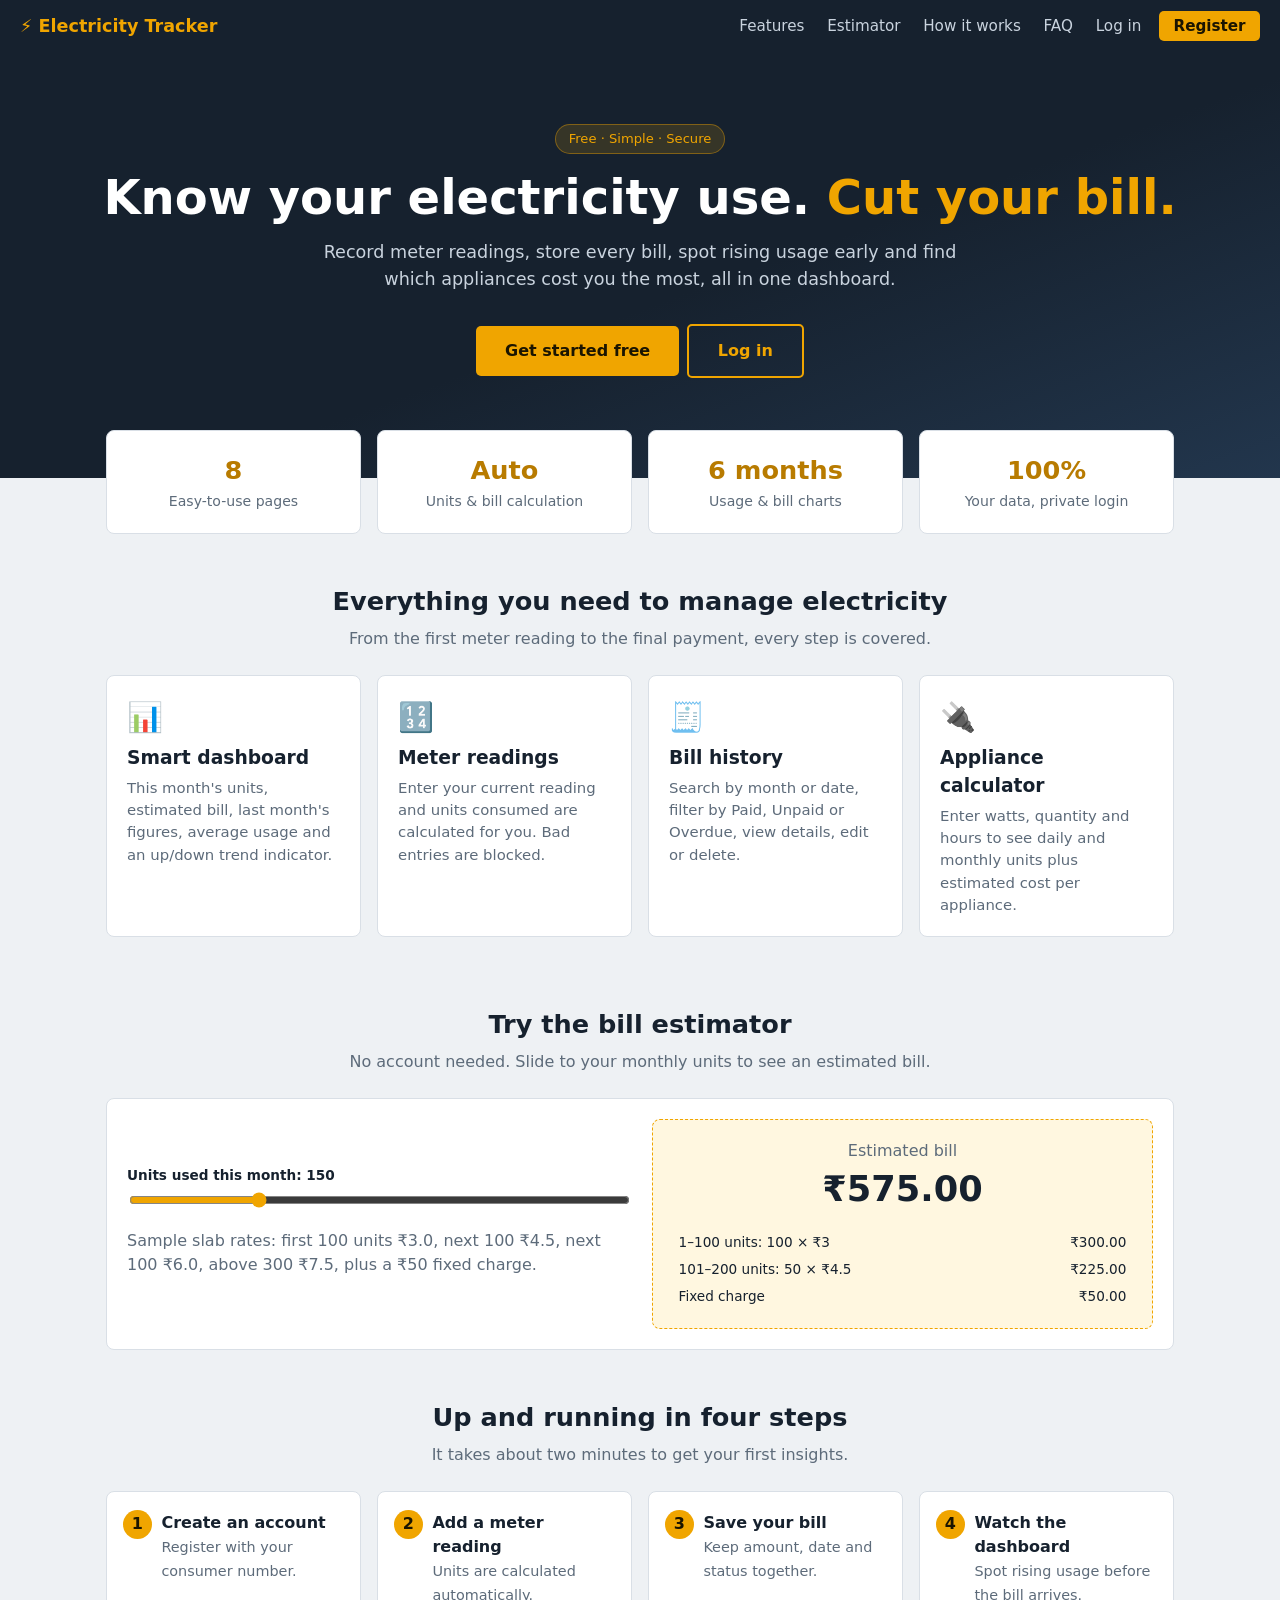
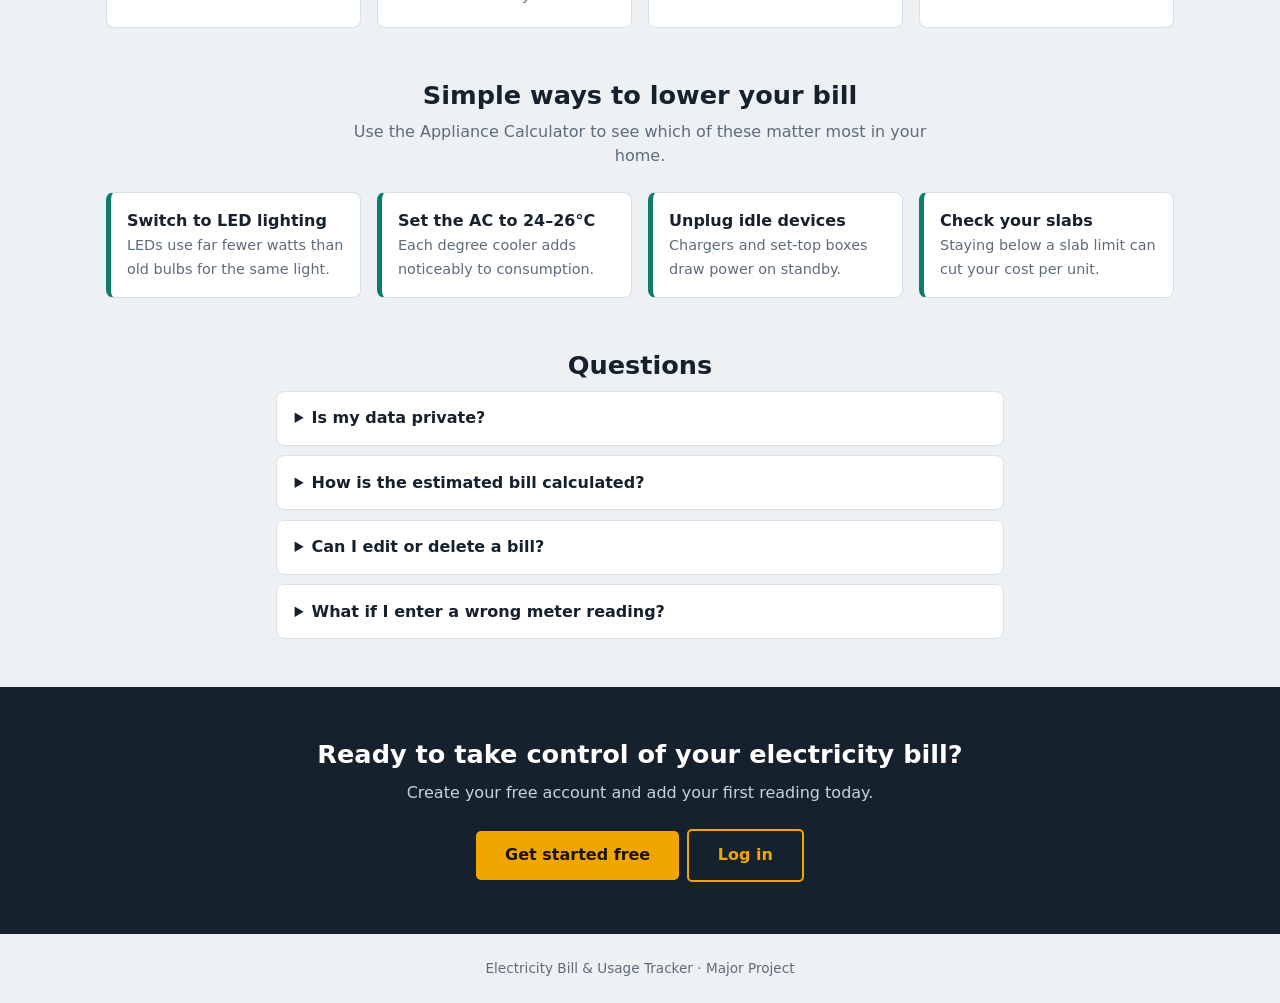
<file: index.html>
<!DOCTYPE html>
<html lang="en">
<head>
<meta charset="UTF-8">
<meta name="viewport" content="width=device-width,initial-scale=1">
<title>Electricity Bill & Usage Tracker</title>
<meta name="description" content="Track meter readings, bills and appliance usage. Estimate your electricity bill instantly.">
<link rel="stylesheet" href="css/style.css">
<style>
  html{scroll-behavior:smooth}
  .top{position:sticky;top:0;z-index:10;background:var(--ink);display:flex;align-items:center;justify-content:space-between;padding:.8rem 1.25rem;flex-wrap:wrap;gap:.5rem}
  .top .brand{color:var(--amber);font-weight:700;font-size:1.1rem;text-decoration:none}
  .top nav-links a{color:#c9d3de}
  .menu a{color:#c9d3de;text-decoration:none;margin-left:1.1rem;font-size:.95rem}
  .menu a:hover{color:#fff}
  .menu a.pill{background:var(--amber);color:#1b1500;padding:.4rem .9rem;border-radius:5px;font-weight:700}
  .menu a.pill:hover{background:var(--amber-dark);color:#fff}

  .hero{background:linear-gradient(160deg,#16212e 55%,#22364d);color:#fff;text-align:center;padding:4.5rem 1rem 6rem}
  .hero .tag{display:inline-block;background:rgba(240,165,0,.15);color:var(--amber);border:1px solid rgba(240,165,0,.4);padding:.25rem .8rem;border-radius:99px;font-size:.82rem;margin-bottom:1rem}
  .hero h1{font-size:clamp(1.9rem,5vw,3rem);margin:0 0 .9rem;line-height:1.15}
  .hero h1 span{color:var(--amber)}
  .hero p{max-width:640px;margin:0 auto 1.75rem;color:#c9d3de;font-size:1.1rem}
  .hero .btn{display:inline-block;text-decoration:none;margin:.25rem;padding:.8rem 1.8rem}
  .hero .btn.outline{background:transparent;border:2px solid var(--amber);color:var(--amber)}
  .hero .btn.outline:hover{background:var(--amber);color:#1b1500}

  .wrap{max-width:1100px;margin:0 auto;padding:0 1rem}
  .stats{margin-top:-3rem}
  .stats .grid{grid-template-columns:repeat(auto-fit,minmax(180px,1fr))}
  .stats .card{text-align:center;margin:0}
  .stats b{display:block;font-size:1.6rem;color:var(--amber-dark)}
  .stats span{color:var(--muted);font-size:.88rem}

  section.block{margin:3rem auto}
  section.block > .wrap > h2.title{font-size:1.6rem;text-align:center;margin-bottom:.4rem}
  .sub{text-align:center;color:var(--muted);margin:0 auto 1.5rem;max-width:600px}
  .feature .icon{font-size:1.8rem}
  .feature h3{margin:.3rem 0}
  .feature p{margin:0;color:var(--muted);font-size:.93rem}

  .steps{display:grid;gap:1rem;grid-template-columns:repeat(auto-fit,minmax(220px,1fr));counter-reset:s}
  .step{background:var(--card);border:1px solid var(--line);border-radius:8px;padding:1.2rem 1.2rem 1.2rem 3.4rem;position:relative}
  .step::before{counter-increment:s;content:counter(s);position:absolute;left:1rem;top:1.1rem;width:1.8rem;height:1.8rem;border-radius:50%;background:var(--amber);color:#1b1500;font-weight:700;display:grid;place-items:center}
  .step b{display:block}.step span{color:var(--muted);font-size:.9rem}

  .est{display:grid;gap:1.5rem;grid-template-columns:repeat(auto-fit,minmax(280px,1fr));align-items:center}
  .est input[type=range]{padding:0;accent-color:var(--amber)}
  .est-result{background:#fff7e0;border:1px dashed var(--amber);border-radius:8px;padding:1.2rem;text-align:center}
  .est-result .big{font-size:2.2rem;font-weight:700}
  .est-result table{margin-top:.8rem;font-size:.85rem}
  .est-result td{border:0;padding:.2rem .4rem}
  .est-result td:last-child{text-align:right}

  .tips{display:grid;gap:1rem;grid-template-columns:repeat(auto-fit,minmax(230px,1fr))}
  .tip{background:var(--card);border-left:5px solid var(--teal);border-radius:8px;padding:1rem;border-top:1px solid var(--line);border-right:1px solid var(--line);border-bottom:1px solid var(--line)}
  .tip b{display:block}.tip span{color:var(--muted);font-size:.9rem}

  details{background:var(--card);border:1px solid var(--line);border-radius:8px;padding:.9rem 1.1rem;margin-bottom:.6rem}
  summary{cursor:pointer;font-weight:600}
  details p{margin:.6rem 0 0;color:var(--muted)}

  .cta-band{background:var(--ink);color:#fff;text-align:center;padding:3rem 1rem}
  .cta-band h2{margin:0 0 .5rem;font-size:1.6rem}
  .cta-band p{color:#c9d3de;margin:0 0 1.2rem}
  .cta-band .btn{display:inline-block;text-decoration:none;margin:.25rem;padding:.8rem 1.8rem}
  footer{text-align:center;color:var(--muted);padding:1.5rem 1rem;font-size:.85rem}
</style>
</head>
<body>

<header class="top">
  <a class="brand" href="index.html">⚡ Electricity Tracker</a>
  <div class="menu">
    <a href="#features">Features</a>
    <a href="#estimator">Estimator</a>
    <a href="#how">How it works</a>
    <a href="#faq">FAQ</a>
    <span id="topLinks"></span>
  </div>
</header>

<section class="hero">
  <span class="tag">Free &middot; Simple &middot; Secure</span>
  <h1>Know your electricity use. <span>Cut your bill.</span></h1>
  <p>Record meter readings, store every bill, spot rising usage early and find which appliances cost you the most, all in one dashboard.</p>
  <div class="cta"></div>
</section>

<div class="wrap stats">
  <div class="grid">
    <div class="card"><b>8</b><span>Easy-to-use pages</span></div>
    <div class="card"><b>Auto</b><span>Units &amp; bill calculation</span></div>
    <div class="card"><b>6 months</b><span>Usage &amp; bill charts</span></div>
    <div class="card"><b>100%</b><span>Your data, private login</span></div>
  </div>
</div>

<section class="block" id="features"><div class="wrap">
  <h2 class="title">Everything you need to manage electricity</h2>
  <p class="sub">From the first meter reading to the final payment, every step is covered.</p>
  <div class="grid">
    <div class="card feature"><div class="icon">📊</div><h3>Smart dashboard</h3><p>This month's units, estimated bill, last month's figures, average usage and an up/down trend indicator.</p></div>
    <div class="card feature"><div class="icon">🔢</div><h3>Meter readings</h3><p>Enter your current reading and units consumed are calculated for you. Bad entries are blocked.</p></div>
    <div class="card feature"><div class="icon">🧾</div><h3>Bill history</h3><p>Search by month or date, filter by Paid, Unpaid or Overdue, view details, edit or delete.</p></div>
    <div class="card feature"><div class="icon">🔌</div><h3>Appliance calculator</h3><p>Enter watts, quantity and hours to see daily and monthly units plus estimated cost per appliance.</p></div>
  </div>
</div></section>

<section class="block" id="estimator"><div class="wrap">
  <h2 class="title">Try the bill estimator</h2>
  <p class="sub">No account needed. Slide to your monthly units to see an estimated bill.</p>
  <div class="card est">
    <div>
      <label for="units">Units used this month: <b id="uVal">150</b></label>
      <input type="range" id="units" min="0" max="600" step="5" value="150">
      <p class="muted" style="margin-top:.8rem">Sample slab rates: first 100 units ₹3.0, next 100 ₹4.5, next 100 ₹6.0, above 300 ₹7.5, plus a ₹50 fixed charge.</p>
    </div>
    <div class="est-result">
      <div class="muted">Estimated bill</div>
      <div class="big" id="estTotal">₹0.00</div>
      <table><tbody id="estRows"></tbody></table>
    </div>
  </div>
</div></section>

<section class="block" id="how"><div class="wrap">
  <h2 class="title">Up and running in four steps</h2>
  <p class="sub">It takes about two minutes to get your first insights.</p>
  <div class="steps">
    <div class="step"><b>Create an account</b><span>Register with your consumer number.</span></div>
    <div class="step"><b>Add a meter reading</b><span>Units are calculated automatically.</span></div>
    <div class="step"><b>Save your bill</b><span>Keep amount, date and status together.</span></div>
    <div class="step"><b>Watch the dashboard</b><span>Spot rising usage before the bill arrives.</span></div>
  </div>
</div></section>

<section class="block"><div class="wrap">
  <h2 class="title">Simple ways to lower your bill</h2>
  <p class="sub">Use the Appliance Calculator to see which of these matter most in your home.</p>
  <div class="tips">
    <div class="tip"><b>Switch to LED lighting</b><span>LEDs use far fewer watts than old bulbs for the same light.</span></div>
    <div class="tip"><b>Set the AC to 24–26°C</b><span>Each degree cooler adds noticeably to consumption.</span></div>
    <div class="tip"><b>Unplug idle devices</b><span>Chargers and set-top boxes draw power on standby.</span></div>
    <div class="tip"><b>Check your slabs</b><span>Staying below a slab limit can cut your cost per unit.</span></div>
  </div>
</div></section>

<section class="block" id="faq"><div class="wrap" style="max-width:760px">
  <h2 class="title">Questions</h2>
  <details><summary>Is my data private?</summary><p>Yes. You log in with your own account, and passwords are stored encrypted. You only see your own readings, bills and appliances.</p></details>
  <details><summary>How is the estimated bill calculated?</summary><p>Your units are split across tariff slabs, each with its own rate, and a fixed charge is added. The slabs are configurable to match your electricity board.</p></details>
  <details><summary>Can I edit or delete a bill?</summary><p>Yes. Open Bill History, then use View, Edit or Delete on any bill.</p></details>
  <details><summary>What if I enter a wrong meter reading?</summary><p>The app checks that readings are positive and that the current reading is not lower than the previous one, and shows a clear message if not.</p></details>
</div></section>

<section class="cta-band">
  <h2>Ready to take control of your electricity bill?</h2>
  <p>Create your free account and add your first reading today.</p>
  <div class="cta"></div>
</section>

<footer>Electricity Bill &amp; Usage Tracker &middot; Major Project</footer>

<script>
  // ---- Show buttons depending on login state ----
  const loggedIn = !!localStorage.getItem("token");
  document.getElementById("topLinks").innerHTML = loggedIn
    ? '<a class="pill" href="dashboard.html">Dashboard</a>'
    : '<a href="login.html">Log in</a><a class="pill" href="register.html">Register</a>';
  document.querySelectorAll(".cta").forEach(el => el.innerHTML = loggedIn
    ? '<a class="btn" href="dashboard.html">Go to Dashboard</a>'
    : '<a class="btn" href="register.html">Get started free</a><a class="btn outline" href="login.html" style="background:transparent;border:2px solid var(--amber);color:var(--amber)">Log in</a>');

  // ---- Bill estimator (same slabs as backend TariffService) ----
  const SLABS = [[100, 3.0], [100, 4.5], [100, 6.0], [Infinity, 7.5]], FIXED = 50;
  const inr = n => "₹" + n.toLocaleString("en-IN", { minimumFractionDigits: 2, maximumFractionDigits: 2 });
  function estimate() {
    const u = +units.value; uVal.textContent = u;
    let left = u, total = 0, rows = "", from = 0;
    SLABS.forEach(([size, rate]) => {
      const used = Math.min(left, size);
      if (used > 0) {
        rows += `<tr><td>${from + 1}–${size === Infinity ? "above" : from + size} units: ${used} × ₹${rate}</td><td>${inr(used * rate)}</td></tr>`;
        total += used * rate; left -= used;
      }
      from += size;
    });
    if (u > 0) { rows += `<tr><td>Fixed charge</td><td>${inr(FIXED)}</td></tr>`; total += FIXED; }
    estTotal.textContent = inr(total);
    estRows.innerHTML = rows || '<tr><td colspan="2" class="muted">Move the slider</td></tr>';
  }
  units.addEventListener("input", estimate); estimate();
</script>
</body>
</html>
</file>
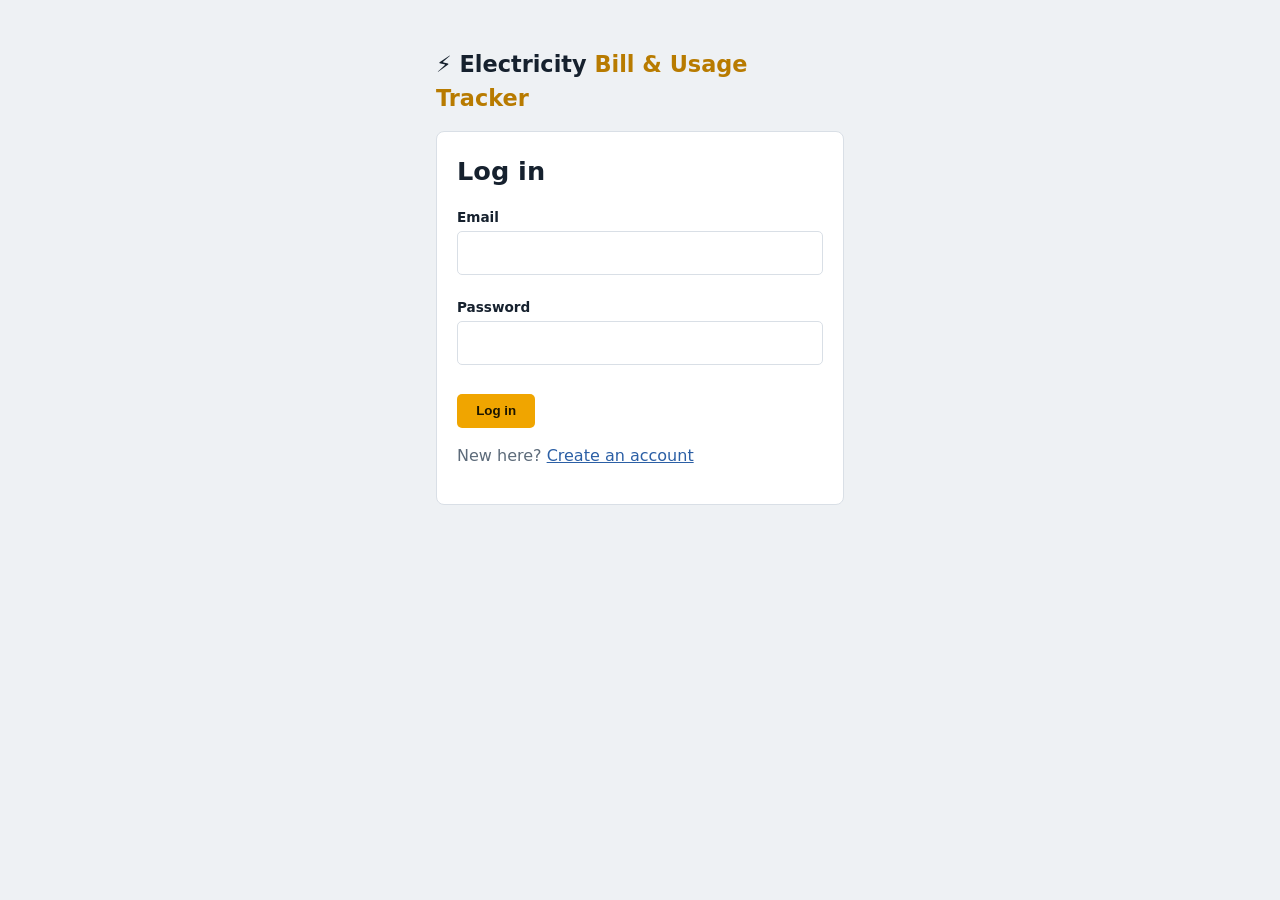
<file: add-bill.html>
<!DOCTYPE html><html lang="en"><head><meta charset="UTF-8"><meta name="viewport" content="width=device-width,initial-scale=1">
<title>Add Bill | Electricity Tracker</title><link rel="stylesheet" href="css/style.css"></head><body>
<div id="nav"></div><main class="container">
<h1 id="title">Add Bill</h1><div id="msg" class="msg"></div>
<div class="card"><form id="f" novalidate>
 <div class="row">
  <div><label>Consumer number</label><input id="consumer" readonly></div>
  <div><label>Bill date</label><input name="billDate" type="date"><div class="field-error" data-err="billDate"></div></div>
  <div><label>Bill status</label><select name="status"><option value="UNPAID">Unpaid</option><option value="PAID">Paid</option><option value="OVERDUE">Overdue</option></select><div class="field-error" data-err="status"></div></div>
 </div>
 <div class="row">
  <div><label>Previous reading</label><input name="previousReading" type="number" step="0.01" min="0"><div class="field-error" data-err="previousReading"></div></div>
  <div><label>Current reading</label><input name="currentReading" type="number" step="0.01" min="0"><div class="field-error" data-err="currentReading"></div></div>
  <div><label>Units consumed</label><input id="units" readonly value="0"></div>
  <div><label>Bill amount (₹)</label><input name="billAmount" type="number" step="0.01" min="0"><div class="field-error" data-err="billAmount"></div></div>
 </div>
 <button class="btn" type="submit" id="saveBtn">Save bill</button>
 <a class="btn ghost" style="display:inline-block;text-decoration:none;padding:.6rem 1.2rem" href="history.html">Cancel</a>
</form></div></main>
<script src="js/app.js"></script>
<script>
requireAuth(); renderNav("add-bill");
const f = document.getElementById("f");
const editId = new URLSearchParams(location.search).get("id");
const calc = () => { const u = Number(f.currentReading.value) - Number(f.previousReading.value); units.value = (f.currentReading.value !== "" && u >= 0) ? u.toFixed(2) : (u < 0 ? "Invalid" : "0"); };
f.currentReading.addEventListener("input", calc); f.previousReading.addEventListener("input", calc);

(async () => {
  try {
    const me = await api("/profile"); consumer.value = me.consumerNumber || "";
    if (editId) {
      title.textContent = "Edit Bill"; saveBtn.textContent = "Update bill";
      const b = await api("/bills/" + editId);
      ["previousReading", "currentReading", "billAmount", "billDate", "status"].forEach(k => f[k].value = b[k]);
    } else {
      f.billDate.value = today();
      f.previousReading.value = (await api("/meter/latest")).previousReading;
    }
    calc();
  } catch (e) { showMsg(e.message, false); }
})();

f.addEventListener("submit", async e => {
  e.preventDefault();
  const data = validate(f, {
    previousReading: [R.nonNegative("Previous reading")],
    currentReading: [R.required("Current reading"), R.positive("Current reading"), R.notLower("previousReading", "currentReading")],
    billAmount: [R.required("Bill amount"), R.positive("Bill amount")],
    billDate: [R.required("Bill date")], status: [R.required("Status")]
  });
  if (!data) return;
  const body = { previousReading: +data.previousReading, currentReading: +data.currentReading, billAmount: +data.billAmount, billDate: data.billDate, status: data.status };
  try {
    await api(editId ? "/bills/" + editId : "/bills", editId ? "PUT" : "POST", body);
    showMsg(editId ? "Bill updated" : "Bill saved");
    setTimeout(() => location.href = "history.html", 900);
  } catch (err) { showErrors(err, f); }
});
</script></body></html>
</file>
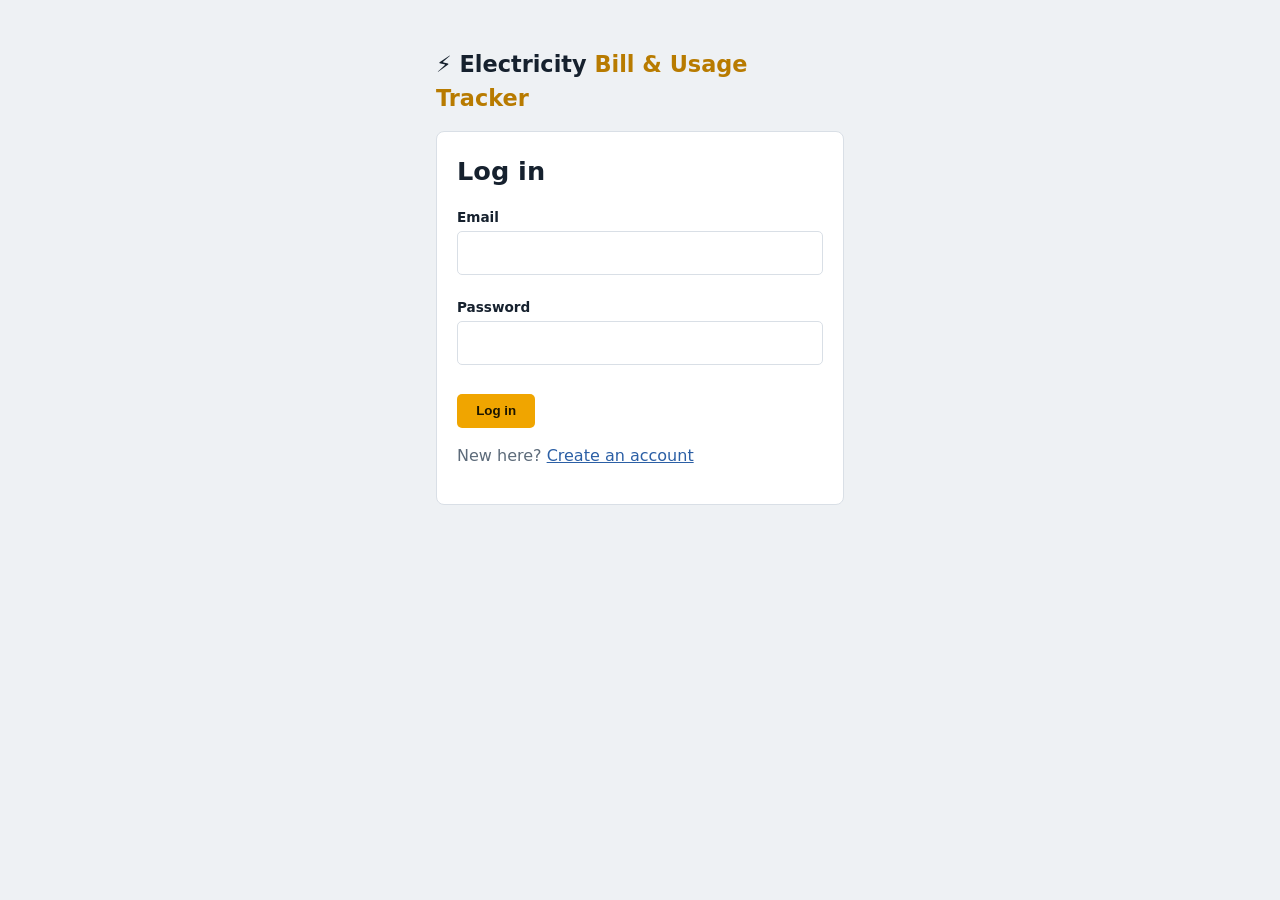
<file: appliances.html>
<!DOCTYPE html><html lang="en"><head><meta charset="UTF-8"><meta name="viewport" content="width=device-width,initial-scale=1">
<title>Appliance Calculator | Electricity Tracker</title><link rel="stylesheet" href="css/style.css"></head><body>
<div id="nav"></div><main class="container">
<h1>Appliance Calculator</h1><div id="msg" class="msg"></div>
<div class="card"><form id="f" novalidate>
 <div class="row">
  <div><label>Appliance name</label><input name="applianceName" placeholder="e.g. Ceiling fan"><div class="field-error" data-err="applianceName"></div></div>
  <div><label>Power (watts)</label><input name="wattage" type="number" step="0.1" min="0"><div class="field-error" data-err="wattage"></div></div>
  <div><label>Quantity</label><input name="quantity" type="number" step="1" min="1" value="1"><div class="field-error" data-err="quantity"></div></div>
  <div><label>Hours used per day</label><input name="hoursPerDay" type="number" step="0.1" min="0" max="24"><div class="field-error" data-err="hoursPerDay"></div></div>
  <div><label>Number of days (per month)</label><input name="daysPerMonth" type="number" step="1" min="1" max="31" value="30"><div class="field-error" data-err="daysPerMonth"></div></div>
 </div>
 <div class="preview"><span>Daily: <b id="pDaily">0</b> units</span><span>Monthly: <b id="pMonthly">0</b> units</span><span>Estimated cost: <b id="pCost">₹0.00</b></span></div>
 <button class="btn" type="submit">Add appliance</button>
</form></div>
<div class="card"><h2>Your appliances</h2><div class="table-wrap"><table>
 <thead><tr><th>Appliance</th><th>Watts</th><th>Qty</th><th>Hours/day</th><th>Days</th><th>Daily units</th><th>Monthly units</th><th>Est. cost</th><th></th></tr></thead>
 <tbody id="rows"></tbody>
 <tfoot><tr><td colspan="5">Total estimated consumption</td><td id="tDaily"></td><td id="tMonthly"></td><td id="tCost"></td><td></td></tr></tfoot>
</table></div><p class="muted" id="rateNote"></p></div>
</main>
<script src="js/app.js"></script>
<script>
requireAuth(); renderNav("appliances");
const f = document.getElementById("f"); let rate = 6;
function preview() {
  const w = +f.wattage.value, q = +f.quantity.value, h = +f.hoursPerDay.value, d = +f.daysPerMonth.value;
  const daily = w * q * h / 1000, monthly = daily * d;
  pDaily.textContent = daily.toFixed(2); pMonthly.textContent = monthly.toFixed(2); pCost.textContent = money(monthly * rate);
}
["wattage", "quantity", "hoursPerDay", "daysPerMonth"].forEach(n => f[n].addEventListener("input", preview));

async function load() {
  try {
    const [list, s] = await Promise.all([api("/appliances"), api("/appliances/summary")]);
    rate = s.ratePerUnit; rateNote.textContent = "Cost is estimated at ₹" + rate + " per unit."; preview();
    rows.innerHTML = list.length ? list.map(a => `<tr><td>${esc(a.applianceName)}</td><td>${num(a.wattage)}</td><td>${a.quantity}</td><td>${num(a.hoursPerDay)}</td><td>${a.daysPerMonth}</td>
      <td>${num(a.dailyUnits)}</td><td>${num(a.monthlyUnits)}</td><td>${money(a.estimatedCost)}</td>
      <td><button class="btn small danger" onclick="del(${a.id})">Delete</button></td></tr>`).join("")
      : `<tr><td colspan="9" class="muted">No appliances yet. Add one above to see your estimated usage.</td></tr>`;
    tDaily.textContent = num(s.totalDailyUnits); tMonthly.textContent = num(s.totalMonthlyUnits); tCost.textContent = money(s.totalEstimatedCost);
  } catch (e) { showMsg(e.message, false); }
}
async function del(id) {
  if (!confirm("Remove this appliance?")) return;
  try { await api("/appliances/" + id, "DELETE"); load(); } catch (e) { showMsg(e.message, false); }
}
f.addEventListener("submit", async e => {
  e.preventDefault();
  const data = validate(f, {
    applianceName: [R.required("Appliance name")], wattage: [R.positive("Wattage")], quantity: [R.positive("Quantity")],
    hoursPerDay: [R.positive("Hours per day"), R.max(24, "Hours per day")], daysPerMonth: [R.positive("Number of days"), R.max(31, "Number of days")]
  });
  if (!data) return;
  try {
    await api("/appliances", "POST", { applianceName: data.applianceName.trim(), wattage: +data.wattage, quantity: +data.quantity, hoursPerDay: +data.hoursPerDay, daysPerMonth: +data.daysPerMonth });
    showMsg("Appliance added"); f.applianceName.value = f.wattage.value = f.hoursPerDay.value = ""; f.quantity.value = 1; preview(); load();
  } catch (err) { showErrors(err, f); }
});
load();
</script></body></html>
</file>
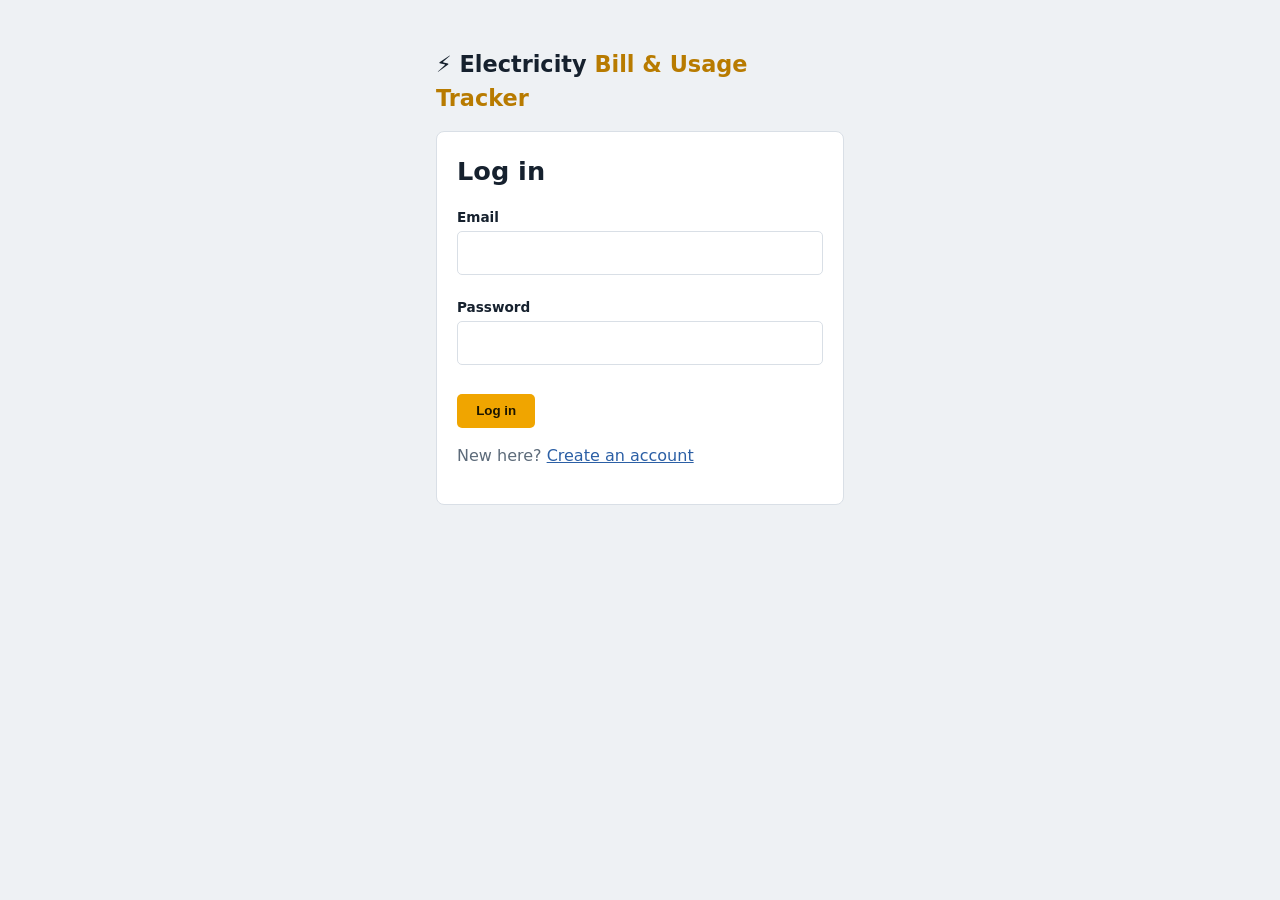
<file: history.html>
<!DOCTYPE html><html lang="en"><head><meta charset="UTF-8"><meta name="viewport" content="width=device-width,initial-scale=1">
<title>Bill History | Electricity Tracker</title><link rel="stylesheet" href="css/style.css"></head><body>
<div id="nav"></div><main class="container">
<h1>Bill History</h1><div id="msg" class="msg"></div>
<div class="card"><div class="filters">
 <div><label>Month</label><input type="month" id="month"></div>
 <div><label>From date</label><input type="date" id="from"></div>
 <div><label>To date</label><input type="date" id="to"></div>
 <div><label>Status</label><select id="status"><option value="">All</option><option>PAID</option><option>UNPAID</option><option>OVERDUE</option></select></div>
 <div><button class="btn" onclick="load()">Search</button> <button class="btn ghost" onclick="resetFilters()">Reset</button></div>
</div></div>
<div class="card"><div class="table-wrap"><table>
 <thead><tr><th>Date</th><th>Previous</th><th>Current</th><th>Units</th><th>Amount</th><th>Status</th><th>Actions</th></tr></thead>
 <tbody id="rows"></tbody>
 <tfoot><tr><td colspan="3">Total (shown bills)</td><td id="tUnits"></td><td id="tAmt"></td><td colspan="2"></td></tr></tfoot>
</table></div></div>
</main>
<dialog id="dlg"><h2>Bill details</h2><dl id="details"></dl><button class="btn ghost" onclick="dlg.close()">Close</button></dialog>
<script src="js/app.js"></script>
<script>
requireAuth(); renderNav("history");
let bills = [], consumerNo = "";
async function load() {
  const q = new URLSearchParams();
  [["month", month.value], ["from", from.value], ["to", to.value], ["status", status.value]].forEach(([k, v]) => v && q.set(k, v));
  try {
    bills = await api("/bills?" + q);
    rows.innerHTML = bills.length ? bills.map(b => `<tr><td>${b.billDate}</td><td>${num(b.previousReading)}</td><td>${num(b.currentReading)}</td>
      <td>${num(b.unitsConsumed)}</td><td>${money(b.billAmount)}</td><td><span class="badge ${esc(b.status)}">${esc(b.status)}</span></td>
      <td><button class="btn small ghost" onclick="view(${b.id})">View</button><a class="btn small" style="text-decoration:none;display:inline-block" href="add-bill.html?id=${b.id}">Edit</a>
      <button class="btn small danger" onclick="del(${b.id})">Delete</button></td></tr>`).join("")
      : `<tr><td colspan="7" class="muted">No bills found. Add a bill or clear the filters.</td></tr>`;
    tUnits.textContent = num(bills.reduce((s, b) => s + b.unitsConsumed, 0));
    tAmt.textContent = money(bills.reduce((s, b) => s + b.billAmount, 0));
  } catch (e) { showMsg(e.message, false); }
}
function resetFilters() { month.value = from.value = to.value = status.value = ""; load(); }
function view(id) {
  const b = bills.find(x => x.id === id);
  details.innerHTML = `<dt>Consumer no.</dt><dd>${esc(consumerNo)}</dd><dt>Bill date</dt><dd>${b.billDate}</dd>
   <dt>Previous reading</dt><dd>${num(b.previousReading)}</dd><dt>Current reading</dt><dd>${num(b.currentReading)}</dd>
   <dt>Units consumed</dt><dd>${num(b.unitsConsumed)}</dd><dt>Bill amount</dt><dd>${money(b.billAmount)}</dd><dt>Status</dt><dd>${esc(b.status)}</dd>`;
  dlg.showModal();
}
async function del(id) {
  if (!confirm("Delete this bill? This cannot be undone.")) return;
  try { await api("/bills/" + id, "DELETE"); showMsg("Bill deleted"); load(); } catch (e) { showMsg(e.message, false); }
}
api("/profile").then(u => consumerNo = u.consumerNumber).catch(() => {});
load();
</script></body></html>
</file>
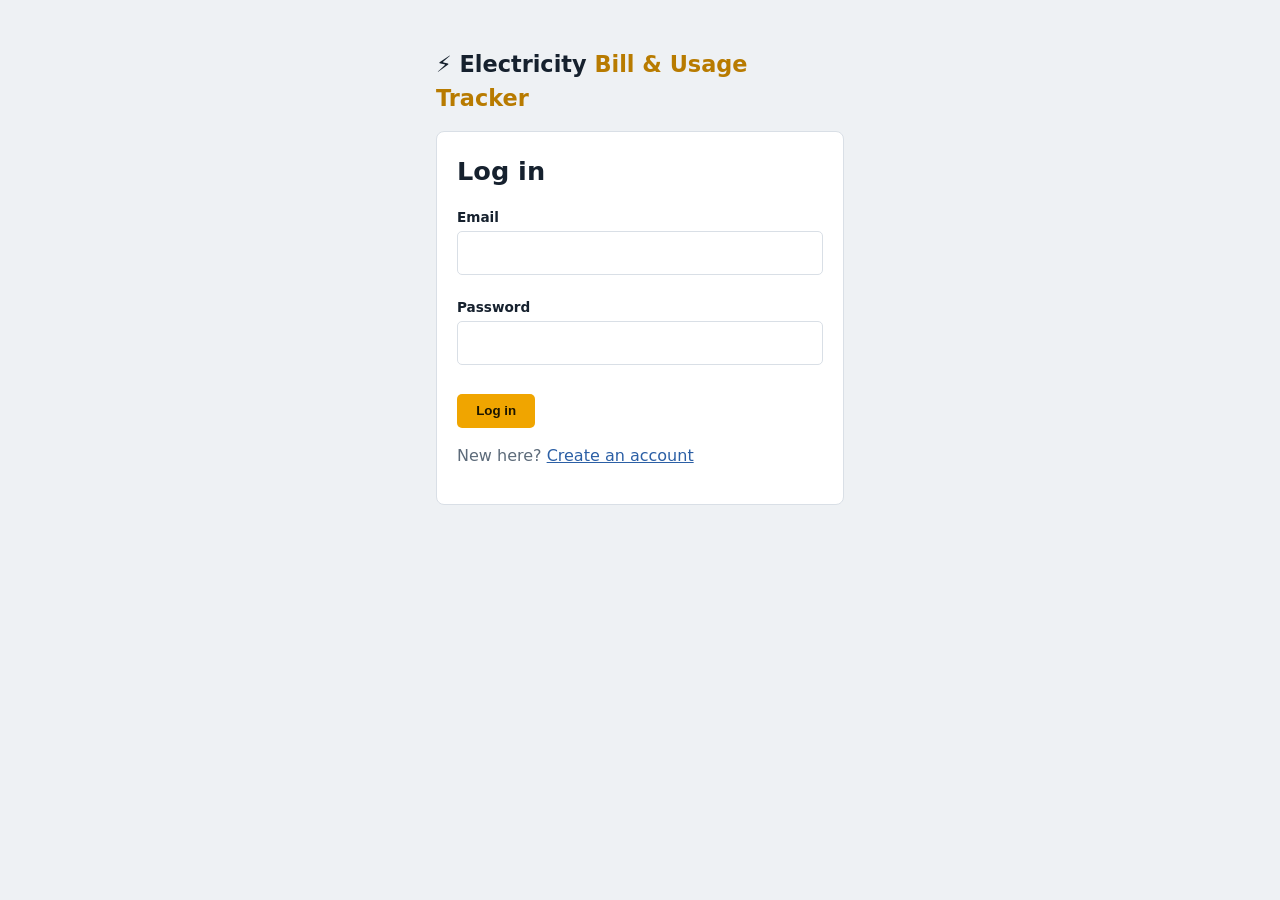
<file: login.html>
<!DOCTYPE html><html lang="en"><head><meta charset="UTF-8"><meta name="viewport" content="width=device-width,initial-scale=1">
<title>Login | Electricity Tracker</title><link rel="stylesheet" href="css/style.css"></head><body>
<div class="auth-wrap"><div class="brand">⚡ Electricity <span>Bill &amp; Usage Tracker</span></div>
<div class="card"><h1>Log in</h1><div id="msg" class="msg"></div>
<form id="f" novalidate>
 <label>Email</label><input name="email" type="email" autocomplete="email"><div class="field-error" data-err="email"></div>
 <label>Password</label><input name="password" type="password" autocomplete="current-password"><div class="field-error" data-err="password"></div>
 <button class="btn" type="submit">Log in</button>
</form><p class="muted">New here? <a href="register.html">Create an account</a></p></div></div>
<script src="js/app.js"></script>
<script>
if (getToken()) location.href = "dashboard.html";
const f = document.getElementById("f");
f.addEventListener("submit", async e => {
  e.preventDefault();
  const data = validate(f, { email: [R.required("Email"), R.email], password: [R.required("Password")] });
  if (!data) return;
  try {
    const r = await api("/auth/login", "POST", data);
    localStorage.setItem("token", r.token); localStorage.setItem("user", JSON.stringify(r.user));
    location.href = "dashboard.html";
  } catch (err) { showErrors(err, f); }
});
</script></body></html>
</file>
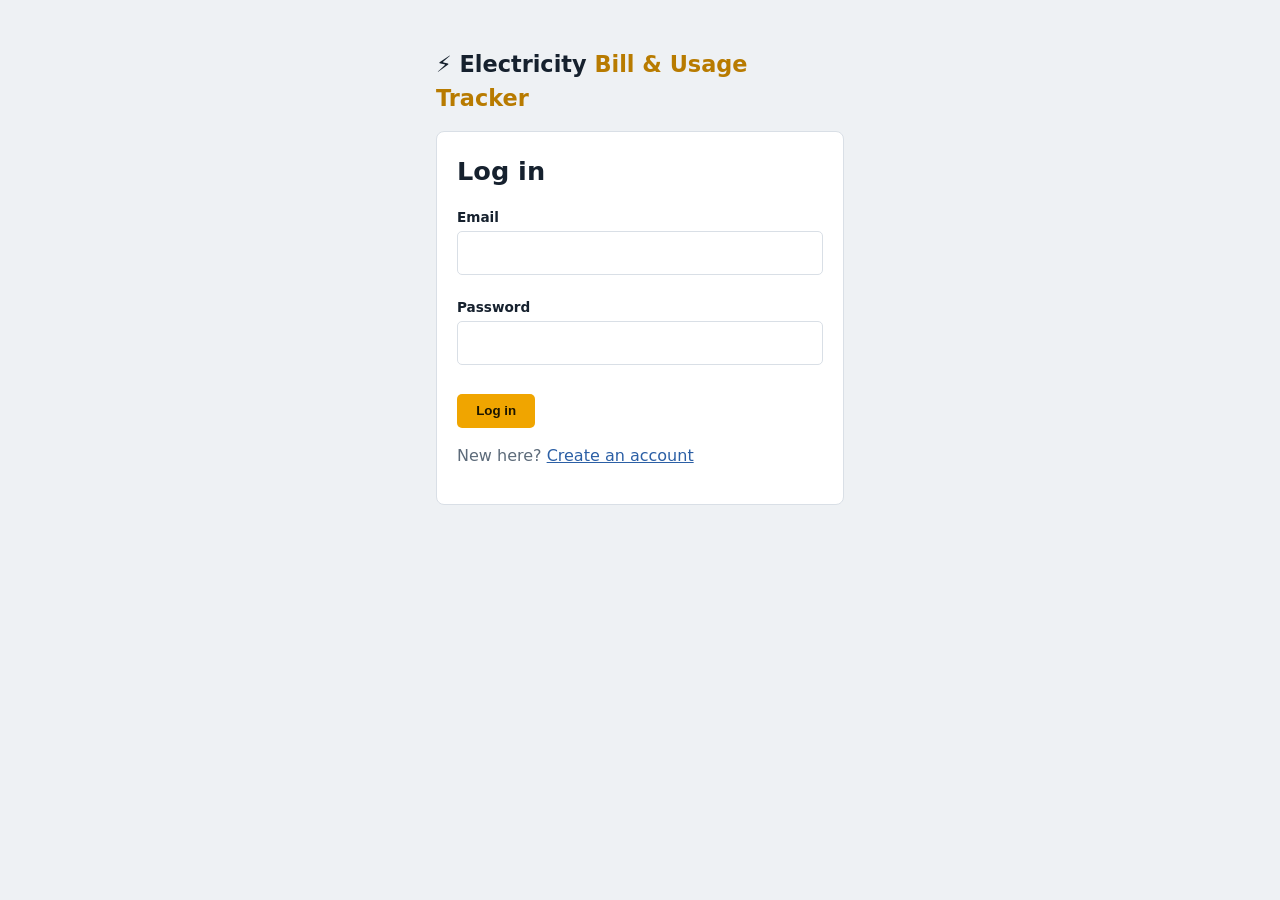
<file: meter.html>
<!DOCTYPE html><html lang="en"><head><meta charset="UTF-8"><meta name="viewport" content="width=device-width,initial-scale=1">
<title>Meter Reading | Electricity Tracker</title><link rel="stylesheet" href="css/style.css"></head><body>
<div id="nav"></div><main class="container">
<h1>Meter Reading</h1><div id="msg" class="msg"></div>
<div class="card"><form id="f" novalidate>
 <div class="row">
  <div><label>Previous reading</label><input name="previousReading" type="number" step="0.01" readonly><div class="field-error" data-err="previousReading"></div></div>
  <div><label>Current reading</label><input name="currentReading" type="number" step="0.01" min="0"><div class="field-error" data-err="currentReading"></div></div>
  <div><label>Units consumed</label><input id="units" readonly value="0"></div>
  <div><label>Reading date</label><input name="readingDate" type="date"><div class="field-error" data-err="readingDate"></div></div>
 </div>
 <button class="btn" type="submit">Save reading</button>
</form></div>
<div class="card"><h2>Saved readings</h2><div class="table-wrap"><table>
 <thead><tr><th>Date</th><th>Previous</th><th>Current</th><th>Units</th><th></th></tr></thead><tbody id="rows"></tbody></table></div></div>
</main>
<script src="js/app.js"></script>
<script>
requireAuth(); renderNav("meter");
const f = document.getElementById("f");
const calc = () => { const u = Number(f.currentReading.value) - Number(f.previousReading.value); units.value = f.currentReading.value ? (u >= 0 ? u.toFixed(2) : "Invalid") : "0"; };
f.currentReading.addEventListener("input", calc);

async function load() {
  const last = await api("/meter/latest");
  f.previousReading.value = last.previousReading;
  f.readingDate.value = today(); f.readingDate.max = today();
  const list = await api("/meter");
  rows.innerHTML = list.length ? list.map(r => `<tr><td>${r.readingDate}</td><td>${num(r.previousReading)}</td><td>${num(r.currentReading)}</td><td>${num(r.unitsConsumed)}</td>
    <td><button class="btn small danger" onclick="del(${r.id})">Delete</button></td></tr>`).join("")
    : `<tr><td colspan="5" class="muted">No readings yet. Enter your first meter reading above.</td></tr>`;
}
async function del(id) {
  if (!confirm("Delete this reading?")) return;
  try { await api("/meter/" + id, "DELETE"); showMsg("Reading deleted"); load(); } catch (e) { showMsg(e.message, false); }
}
f.addEventListener("submit", async e => {
  e.preventDefault();
  const data = validate(f, {
    previousReading: [R.nonNegative("Previous reading")],
    currentReading: [R.required("Current reading"), R.positive("Current reading"), R.notLower("previousReading", "currentReading")],
    readingDate: [R.required("Reading date")]
  });
  if (!data) return;
  try {
    await api("/meter", "POST", { previousReading: +data.previousReading, currentReading: +data.currentReading, readingDate: data.readingDate });
    showMsg("Reading saved"); f.currentReading.value = ""; units.value = "0"; load();
  } catch (err) { showErrors(err, f); }
});
load().catch(e => showMsg(e.message, false));
</script></body></html>
</file>
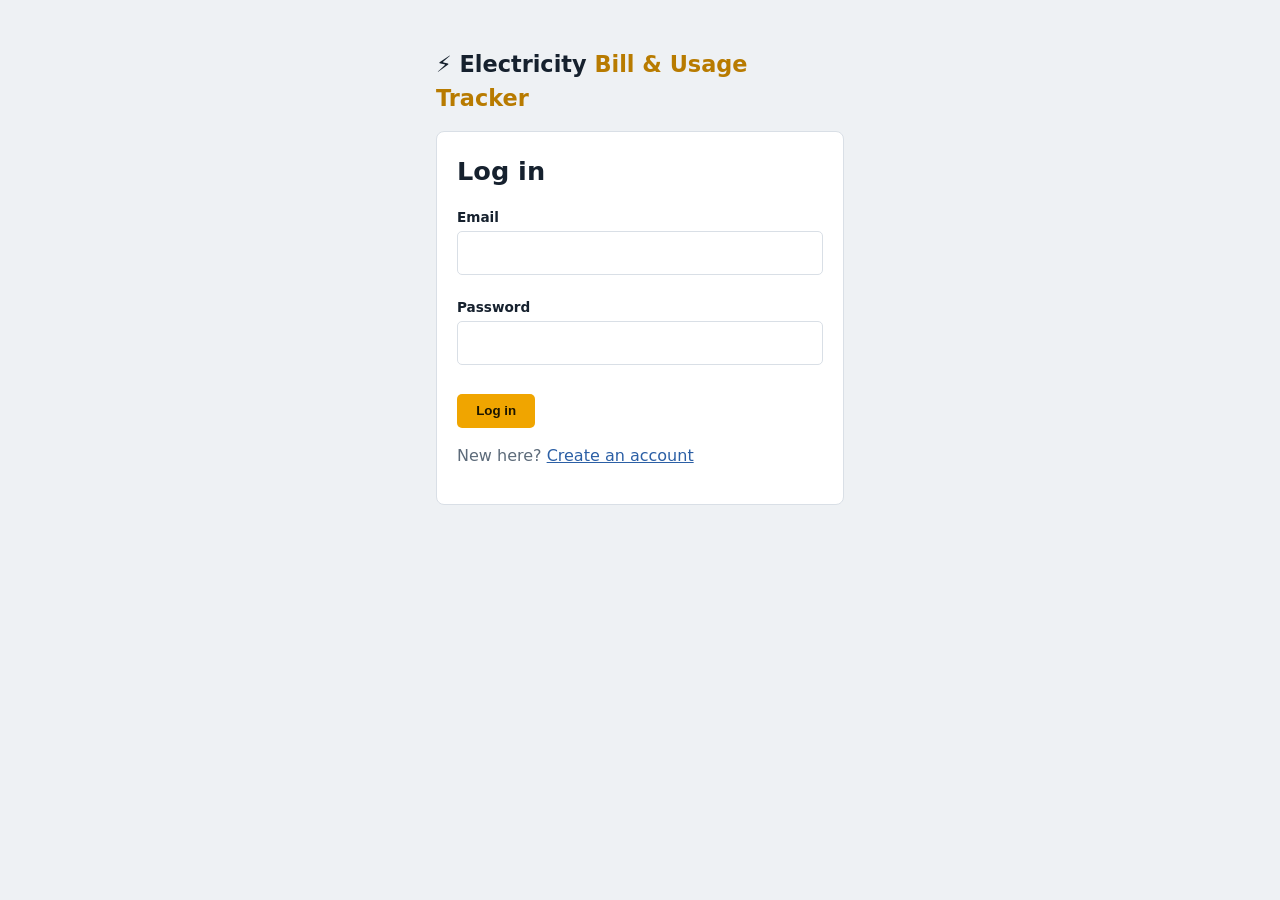
<file: profile.html>
<!DOCTYPE html><html lang="en"><head><meta charset="UTF-8"><meta name="viewport" content="width=device-width,initial-scale=1">
<title>Profile | Electricity Tracker</title><link rel="stylesheet" href="css/style.css"></head><body>
<div id="nav"></div><main class="container" style="max-width:640px">
<h1>Profile</h1><div id="msg" class="msg"></div>
<div class="card"><form id="f" novalidate>
 <label>Full name</label><input name="name"><div class="field-error" data-err="name"></div>
 <label>Email (cannot be changed)</label><input name="email" readonly>
 <label>Consumer number</label><input name="consumerNumber"><div class="field-error" data-err="consumerNumber"></div>
 <label>Address</label><textarea name="address" rows="2"></textarea>
 <label>New password (leave blank to keep current)</label><input name="newPassword" type="password"><div class="field-error" data-err="newPassword"></div>
 <button class="btn" type="submit">Save changes</button>
</form></div></main>
<script src="js/app.js"></script>
<script>
requireAuth(); renderNav("profile");
const f = document.getElementById("f");
api("/profile").then(u => { f.name.value = u.name; f.email.value = u.email; f.consumerNumber.value = u.consumerNumber || ""; f.address.value = u.address || ""; })
  .catch(e => showMsg(e.message, false));
f.addEventListener("submit", async e => {
  e.preventDefault();
  const rules = { name: [R.required("Name")], consumerNumber: [R.required("Consumer number")] };
  if (f.newPassword.value) rules.newPassword = [R.minLen(6)];
  const data = validate(f, rules); if (!data) return;
  try {
    const u = await api("/profile", "PUT", { name: data.name, consumerNumber: data.consumerNumber, address: data.address, newPassword: data.newPassword });
    localStorage.setItem("user", JSON.stringify(u)); f.newPassword.value = ""; showMsg("Profile updated");
  } catch (err) { showErrors(err, f); }
});
</script></body></html>
</file>
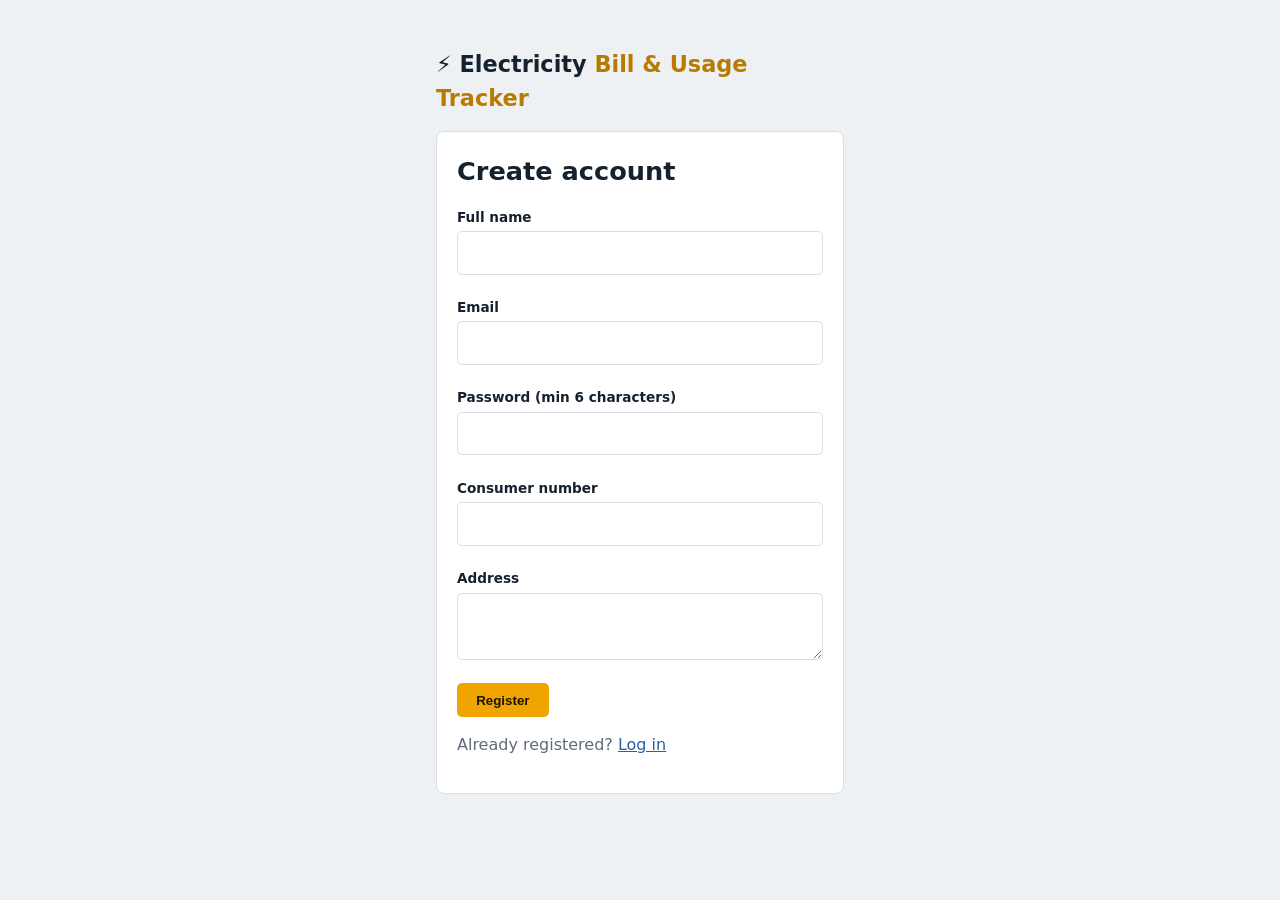
<file: register.html>
<!DOCTYPE html><html lang="en"><head><meta charset="UTF-8"><meta name="viewport" content="width=device-width,initial-scale=1">
<title>Register | Electricity Tracker</title><link rel="stylesheet" href="css/style.css"></head><body>
<div class="auth-wrap"><div class="brand">⚡ Electricity <span>Bill &amp; Usage Tracker</span></div>
<div class="card"><h1>Create account</h1><div id="msg" class="msg"></div>
<form id="f" novalidate>
 <label>Full name</label><input name="name"><div class="field-error" data-err="name"></div>
 <label>Email</label><input name="email" type="email"><div class="field-error" data-err="email"></div>
 <label>Password (min 6 characters)</label><input name="password" type="password"><div class="field-error" data-err="password"></div>
 <label>Consumer number</label><input name="consumerNumber"><div class="field-error" data-err="consumerNumber"></div>
 <label>Address</label><textarea name="address" rows="2"></textarea>
 <button class="btn" type="submit">Register</button>
</form><p class="muted">Already registered? <a href="login.html">Log in</a></p></div></div>
<script src="js/app.js"></script>
<script>
const f = document.getElementById("f");
f.addEventListener("submit", async e => {
  e.preventDefault();
  const data = validate(f, {
    name: [R.required("Name")], email: [R.required("Email"), R.email],
    password: [R.required("Password"), R.minLen(6)], consumerNumber: [R.required("Consumer number")]
  });
  if (!data) return;
  try {
    await api("/auth/register", "POST", data);
    showMsg("Registration successful. Redirecting to login…");
    setTimeout(() => location.href = "login.html", 1200);
  } catch (err) { showErrors(err, f); }
});
</script></body></html>
</file>
<file: css/style.css>
:root{--ink:#16212e;--muted:#5d6b7a;--bg:#eef1f4;--card:#fff;--line:#d9dfe6;--amber:#f0a500;--amber-dark:#b87b00;--teal:#0e7c6b;--red:#c0392b;--blue:#2b5fa5}
*{box-sizing:border-box}
body{margin:0;font-family:"Segoe UI",system-ui,sans-serif;background:var(--bg);color:var(--ink);line-height:1.5}
h1{font-size:1.6rem;margin:0 0 1rem}h2{font-size:1.15rem;margin:0 0 .75rem}
nav{background:var(--ink);display:flex;align-items:center;gap:.25rem;padding:0 1.25rem;flex-wrap:wrap}
nav .brand{color:var(--amber);font-weight:700;margin-right:1.25rem;padding:.9rem 0}
nav a{color:#c9d3de;text-decoration:none;padding:.9rem .8rem;font-size:.95rem;border-bottom:3px solid transparent}
nav a:hover{color:#fff}nav a.active{color:#fff;border-bottom-color:var(--amber)}
nav .spacer{flex:1}nav button{background:none;border:1px solid #4a5a6b;color:#c9d3de;padding:.35rem .8rem;border-radius:4px;cursor:pointer}
.container{max-width:1100px;margin:1.5rem auto;padding:0 1rem}
.card{background:var(--card);border:1px solid var(--line);border-radius:8px;padding:1.25rem;margin-bottom:1.25rem}
.grid{display:grid;gap:1rem;grid-template-columns:repeat(auto-fit,minmax(200px,1fr))}
.stat{background:var(--card);border:1px solid var(--line);border-left:5px solid var(--amber);border-radius:8px;padding:1rem}
.stat .label{color:var(--muted);font-size:.85rem}.stat .value{font-size:1.7rem;font-weight:700}
.stat.blue{border-left-color:var(--blue)}.stat.teal{border-left-color:var(--teal)}
.up{color:var(--red)}.down{color:var(--teal)}.same{color:var(--muted)}
.charts{display:grid;gap:1rem;grid-template-columns:repeat(auto-fit,minmax(320px,1fr))}
.chart-box{position:relative;height:300px}
form .row{display:grid;gap:1rem;grid-template-columns:repeat(auto-fit,minmax(220px,1fr))}
label{display:block;font-size:.85rem;font-weight:600;margin:.6rem 0 .25rem}
input,select,textarea{width:100%;padding:.55rem .65rem;border:1px solid var(--line);border-radius:5px;font:inherit;background:#fff}
input:focus,select:focus,textarea:focus,button:focus-visible{outline:2px solid var(--amber);outline-offset:1px}
input[readonly]{background:#f3f5f7;color:var(--muted)}
input.invalid,select.invalid{border-color:var(--red)}
.field-error{color:var(--red);font-size:.8rem;min-height:1em}
.btn{background:var(--amber);color:#1b1500;border:0;padding:.6rem 1.2rem;border-radius:5px;font-weight:700;cursor:pointer;margin-top:1rem}
.btn:hover{background:var(--amber-dark);color:#fff}
.btn.small{padding:.3rem .7rem;margin:0 .15rem 0 0;font-size:.8rem}
.btn.ghost{background:#fff;border:1px solid var(--line);color:var(--ink)}.btn.danger{background:var(--red);color:#fff}
.msg{padding:.7rem 1rem;border-radius:5px;margin-bottom:1rem;display:none}
.msg.ok{display:block;background:#e3f4ef;color:#0a5a4d}.msg.err{display:block;background:#fbe9e7;color:#8f2418}
table{width:100%;border-collapse:collapse;font-size:.92rem}
th,td{text-align:left;padding:.6rem .5rem;border-bottom:1px solid var(--line)}
th{background:#f6f8fa;font-weight:600}tfoot td{font-weight:700;background:#fff7e0}
.table-wrap{overflow-x:auto}
.badge{padding:.15rem .6rem;border-radius:99px;font-size:.78rem;font-weight:600}
.badge.PAID{background:#e3f4ef;color:#0a5a4d}.badge.UNPAID{background:#fff1d6;color:#8a5a00}.badge.OVERDUE{background:#fbe9e7;color:#8f2418}
.auth-wrap{max-width:440px;margin:3rem auto;padding:0 1rem}
.auth-wrap .brand{font-size:1.4rem;font-weight:700;margin-bottom:1rem}.auth-wrap .brand span{color:var(--amber-dark)}
.filters{display:grid;gap:.75rem;grid-template-columns:repeat(auto-fit,minmax(160px,1fr));align-items:end}
.filters .btn{margin-top:0}
dialog{border:0;border-radius:8px;padding:1.5rem;max-width:420px;width:92%;box-shadow:0 10px 40px rgba(0,0,0,.3)}
dialog::backdrop{background:rgba(22,33,46,.55)}
dl{display:grid;grid-template-columns:auto 1fr;gap:.4rem 1rem}dt{color:var(--muted)}dd{margin:0;font-weight:600}
.preview{background:#fff7e0;border:1px dashed var(--amber);border-radius:6px;padding:.7rem 1rem;margin-top:1rem;display:flex;gap:2rem;flex-wrap:wrap}
.muted{color:var(--muted)}a{color:var(--blue)}
</file>
